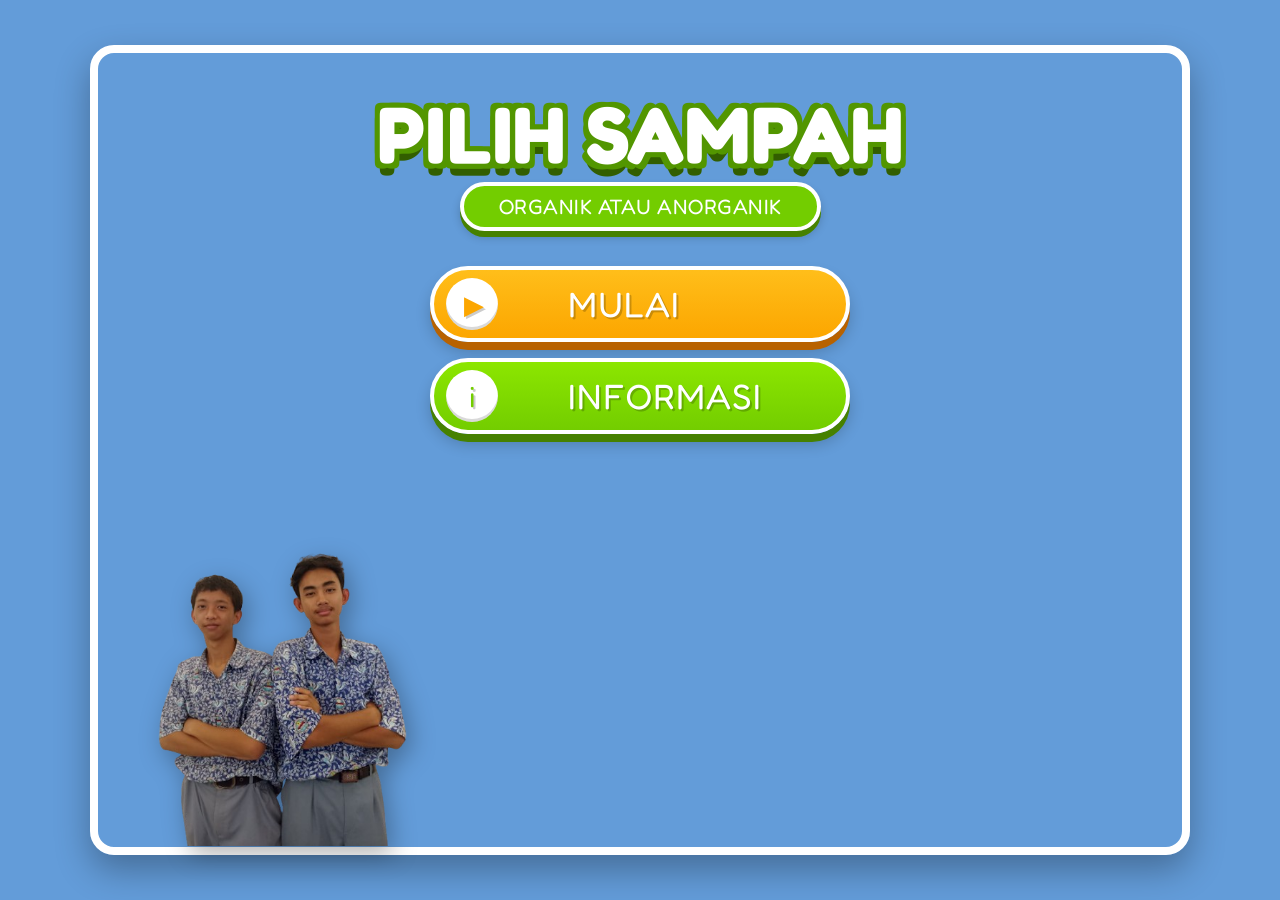
<file: index.html>
<!DOCTYPE html>
<html lang="id">
<head>
<meta charset="UTF-8">
<meta name="viewport" content="width=device-width, initial-scale=1.0">
<title>Pilih Sampah - Menu Utama</title>

<link href="https://fonts.googleapis.com/css2?family=Fredoka+One&family=Nunito:wght=800;900&display=swap" rel="stylesheet">

<style>

/* ==========================================================================
   EFEK TRANSISI HALAMAN
   ========================================================================== */
body {
    opacity: 1;
    transition: opacity 0.5s ease-in-out; /* Mengatur durasi transisi (0.5 detik) */
}

/* Class pembantu saat halaman mau ditutup/pindah */
body.fade-out {
    opacity: 0;
}

    /* ==========================================================================
       CONFIG & BASE STYLES
       ========================================================================== */
    :root {
        --green-light: #73cd00;
        --green-border: #468100;
        --orange-light: #fca600;
        --orange-border: #b86200;
    }

    * {
        box-sizing: border-box;
        margin: 0;
        padding: 0;
    }

    body {
        font-family: 'Nunito', sans-serif;
        background-color: #639cd9;
        display: flex;
        justify-content: center;
        align-items: center;
        min-height: 100vh;
        padding: 10px;
        overflow: hidden;
    }

    /* ==========================================================================
       CONTAINER UTAMA GAME
       ========================================================================== */
    .game-container {
        width: 100%;
        max-width: 1100px;
        height: 90vh;
        min-height: 580px;
        background: url("https://cdn.phototourl.com/free/2026-06-11-67fb77b6-aedc-4cbd-8e69-38cc41a56525.png") center/cover;
        border: 8px solid #fff;
        border-radius: 24px;
        box-shadow: 0 15px 35px rgba(0, 0, 0, 0.3);
        padding: 30px;
        display: flex;
        flex-direction: column;
        align-items: center;
        justify-content: flex-start;
        position: relative;
    }

    .logo-container, .menu-container, .player-photos {
        position: relative;
        z-index: 2;
    }

    /* ==========================================================================
       JUDUL UTAMA (PILIH SAMPAH)
       ========================================================================== */
    .logo-container {
        text-align: center;
        margin-top: 15px;
        margin-bottom: 25px;
    }

    .logo-container h1 {
        font-family: 'Fredoka One', cursive;
        font-size: 5rem;
        color: #ffffff;
        line-height: 0.9;
        letter-spacing: 1px;
        text-shadow:
          -5px -5px 0 #529600,
           5px -5px 0 #529600,
          -5px  5px 0 #529600,
           5px  5px 0 #529600,
           0 12px 0 #325e00;
        margin-bottom: 12px;
    }

    .subtitle-badge {
        font-family: 'Fredoka One', cursive;
        background: var(--green-light);
        color: #ffffff;
        font-size: 1.3rem;
        padding: 8px 35px;
        border-radius: 50px;
        display: inline-block;
        border: 4px solid #ffffff;
        box-shadow: 0 6px 0 var(--green-border), 0 6px 10px rgba(0,0,0,0.2);
        letter-spacing: 0.5px;
    }

    /* ==========================================================================
       MENU TOMBOL KAPSUL
       ========================================================================== */
    .menu-container {
        display: flex;
        flex-direction: column;
        gap: 16px;
        width: 100%;
        max-width: 420px; 
        margin-top: 10px;
        margin-left: 0; 
    }

    /* Gaya dasar untuk tombol menu */
    .menu-btn {
        width: 100%;
        padding: 8px 12px;
        font-family: 'Fredoka One', cursive;
        font-size: 2.2rem;
        color: #ffffff;
        border: 4px solid #ffffff;
        border-radius: 50px;
        cursor: pointer;
        display: flex;
        align-items: center;
        justify-content: flex-start;
        gap: 25px;
        transition: transform 0.1s ease, box-shadow 0.1s ease;
        text-shadow: 2px 2px 0 rgba(0, 0, 0, 0.2);
        letter-spacing: 1px;
    }

    /* Tombol Mulai */
    .menu-btn.start {
        background: linear-gradient(to bottom, #ffbe1a, var(--orange-light));
        box-shadow: 0 8px 0 var(--orange-border), 0 10px 15px rgba(0,0,0,0.2);
    }
    .menu-btn.start:hover {
        background: linear-gradient(to bottom, #ffc739, #ffb212);
    }
    .menu-btn.start:active {
        transform: translateY(6px);
        box-shadow: 0 2px 0 var(--orange-border);
    }

    /* Tombol Informasi */
    .menu-btn.info {
        background: linear-gradient(to bottom, #8ce600, var(--green-light));
        box-shadow: 0 8px 0 var(--green-border), 0 10px 15px rgba(0,0,0,0.2);
    }
    .menu-btn.info:hover {
        background: linear-gradient(to bottom, #9cf50c, #6ec400);
    }
    .menu-btn.info:active {
        transform: translateY(6px);
        box-shadow: 0 2px 0 var(--green-border);
    }

    /* Lingkaran Putih Tempat Ikon */
    .menu-btn .btn-icon-circle {
        background: #ffffff;
        width: 52px;
        height: 52px;
        border-radius: 50%;
        display: flex;
        justify-content: center;
        align-items: center;
        box-shadow: inset 0 -3px 0 rgba(0,0,0,0.15);
        flex-shrink: 0;
    }

    .menu-btn.start .btn-icon-circle { color: var(--orange-light); font-size: 1.6rem; padding-left: 4px; }
    .menu-btn.info .btn-icon-circle { color: var(--green-light); font-family: 'Fredoka One', cursive; font-size: 1.8rem; }

    .btn-text {
        flex-grow: 1;
        text-align: left;
        margin-left: 45px; 
    }

    /* ==========================================================================
       FOTO KARAKTER UTAMA
       ========================================================================== */
    .player-photos {
        position: absolute;
        bottom: 1px;      
        left: 20px;      
    }

    .player-photos img {
        width: 310px;      
        height: auto;      
        display: block;
        filter: drop-shadow(5px 8px 12px rgba(0, 0, 0, 0.3));
    }

    /* Responsive Mobile */
    @media (max-width: 850px) {
        .menu-container { margin-left: 0; max-width: 340px; }
        .logo-container h1 { font-size: 3.5rem; }
        .subtitle-badge { font-size: 1rem; padding: 6px 20px; }
        .menu-btn { font-size: 1.6rem; }
        .menu-btn .btn-icon-circle { width: 42px; height: 42px; }
        .btn-text { margin-left: 25px; }
        .player-photos img { width: 180px; }
        .player-photos { left: 10px; bottom: 9px; }
    }
</style>
</head>

<body>

<div class="game-container">

    <div class="logo-container">
        <h1>PILIH SAMPAH</h1>
        <div class="subtitle-badge">ORGANIK ATAU ANORGANIK</div>
    </div>

    <div class="menu-container">
        <button class="menu-btn start" onclick="pindahHalaman('pilihan.html')">
            <div class="btn-icon-circle">▶</div>
            <div class="btn-text">MULAI</div>
        </button>

        <button class="menu-btn info" onclick="pindahHalaman('informasi.html')">
            <div class="btn-icon-circle">i</div>
            <div class="btn-text">INFORMASI</div>
        </button>
    </div>

    <script>
        function pindahHalaman(url) {
            // 1. Tambahkan class fade-out ke body agar layar memudar menjadi gelap/putih
            document.body.classList.add('fade-out');
            
            // 2. Beri jeda 500 milidetik (0.5 detik) sesuai durasi CSS agar animasi selesai dulu, baru pindah url
            setTimeout(function() {
                window.location.href = url;
            }, 500);
        }
    </script>
</body>

    <div class="player-photos">
        <img src="nama.png" alt="Foto Karakter Utama">
    </div>

</div>



</body>
</html>
</file>
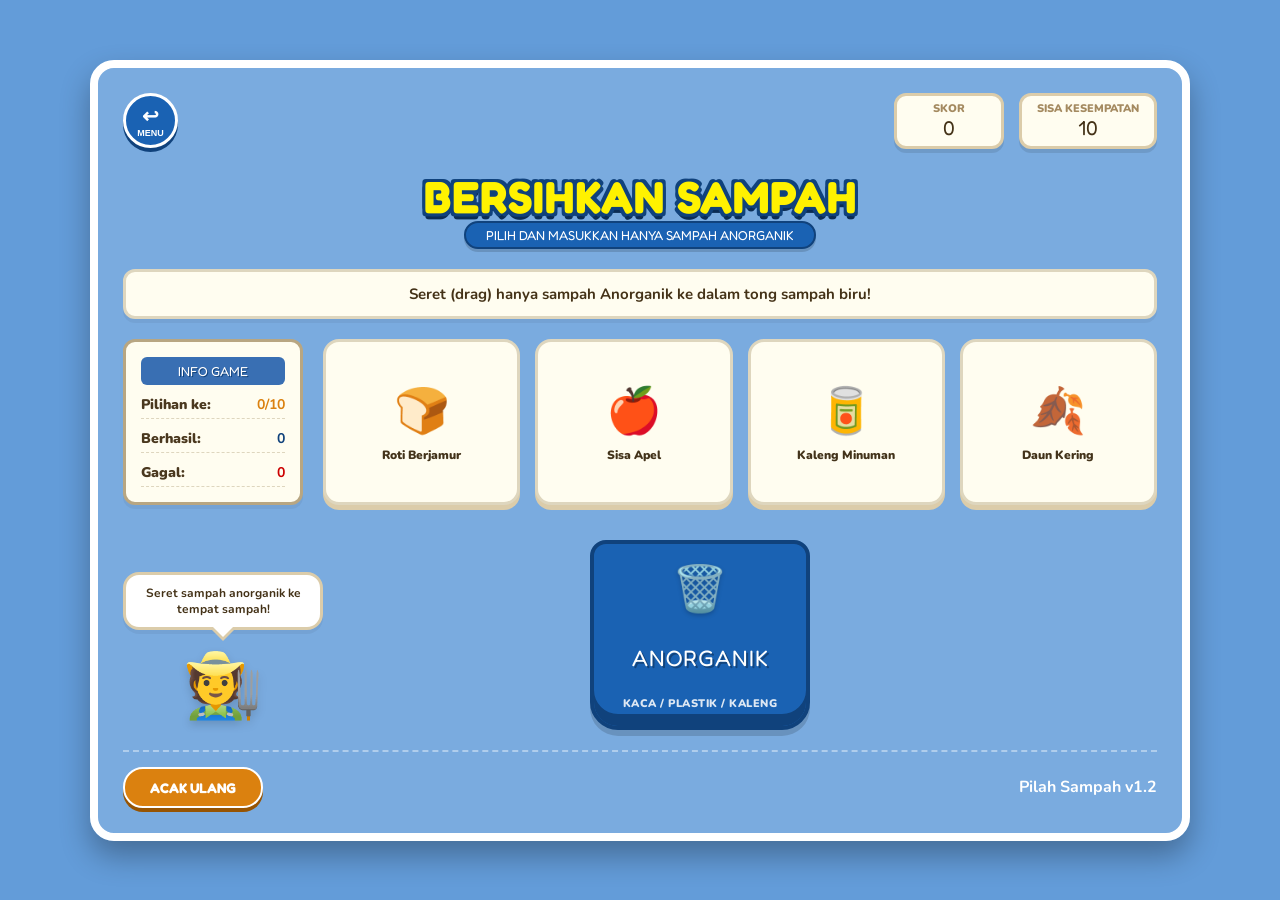
<file: anorganik.html>
<!doctype html>
<html lang="id">
  <head>
    <meta charset="UTF-8" />
    <meta name="viewport" content="width=device-width, initial-scale=1.0" />
    <title>Bermain - Pilih Sampah Anorganik</title>
    <link
      href="https://fonts.googleapis.com/css2?family=Fredoka+One&family=Nunito:wght=400;700;900&display=swap"
      rel="stylesheet" />
    <style>
      /* ==========================================================================
            CONFIG & UTILITIES (Variabel Warna Tema - Diubah ke Nuansa Biru)
            ========================================================================== */
      :root {
        --green-theme: #439c26;
        --green-dark: #2a6815;
        --blue-theme: #1a62b3;
        --blue-dark: #10427c;
        --bg-card: #fffdf0;
        --border-color: #ded6be;
      }

      /* Reset dasar browser */
      * {
        box-sizing: border-box;
        margin: 0;
        padding: 0;
      }

      body {
        font-family: "Nunito", sans-serif;
        background-color: #639cd9; /* DIUBAH: Sekarang warnanya serasi pakai Biru Langit */
        display: flex;
        justify-content: center;
        align-items: center;
        min-height: 100vh;
        padding: 10px;
        overflow-x: hidden;
      }

      /* ==========================================================================
            CONTAINER UTAMA GAME
            ========================================================================== */
      .game-container {
        width: 100%;
        max-width: 1100px;
        background: url("https://cdn.phototourl.com/free/2026-06-11-67fb77b6-aedc-4cbd-8e69-38cc41a56525.png")
          center/cover;
        border: 8px solid #fff;
        border-radius: 24px;
        box-shadow: 0 15px 30px rgba(0, 0, 0, 0.3);
        padding: 25px;
        display: flex;
        flex-direction: column;
        gap: 20px;
        position: relative;
      }

      /* Lapisan transparan di atas background agar teks lebih mudah dibaca */
      .game-container::before {
        content: "";
        position: absolute;
        top: 0;
        left: 0;
        right: 0;
        bottom: 0;
        background: rgba(255, 255, 255, 0.15);
        border-radius: 16px;
        z-index: 0;
        pointer-events: none;
      }

      /* Memastikan konten utama berada di atas lapisan transparan */
      .top-bar,
      .game-header,
      .instruction-banner,
      .main-playarea,
      .bottom-area,
      .system-footer,
      .game-over-overlay {
        position: relative;
        z-index: 1;
      }

      /* ==========================================================================
            DASHBOARD TOP BAR (Skor & Tombol Menu)
            ========================================================================== */
      .top-bar {
        display: flex;
        justify-content: space-between;
        align-items: center;
        width: 100%;
      }

      .btn-circle {
        width: 55px;
        height: 55px;
        border-radius: 50%;
        background: var(--blue-theme); 
        border: 3px solid #fff;
        color: white;
        font-size: 20px;
        cursor: pointer;
        box-shadow: 0 4px 0 var(--blue-dark);
        transition: all 0.1s ease;
        display: flex;
        flex-direction: column;
        justify-content: center;
        align-items: center;
        font-weight: 900;
      }

      .btn-circle:active {
        transform: translateY(4px);
        box-shadow: 0 0px 0 var(--blue-dark);
      }

      .stats-badge {
        background: #fffdf0;
        border: 3px solid #dbccaa;
        border-radius: 12px;
        padding: 5px 15px;
        text-align: center;
        min-width: 110px;
        box-shadow: 0 4px 0 rgba(0, 0, 0, 0.1);
      }

      .badge-title {
        display: block;
        font-size: 11px;
        font-weight: 900;
        color: #a48a60;
      }

      .badge-value {
        font-family: "Fredoka One", cursive;
        font-size: 20px;
        color: #443217;
      }

      /* ==========================================================================
            HEADER & BANNER INSTRUKSI
            ========================================================================== */
      .game-header {
        text-align: center;
      }

      .main-title {
        font-family: "Fredoka One", cursive;
        font-size: 2.8rem;
        color: #fff200;
        letter-spacing: 1px;
        text-shadow:
          -3px -3px 0 var(--blue-dark),
          3px -3px 0 var(--blue-dark),
          -3px 3px 0 var(--blue-dark),
          3px 3px 0 var(--blue-dark),
          0 6px 0 #0b2c54;
      }

      .subtitle-badge {
        background: var(--blue-theme);
        color: white;
        padding: 4px 20px;
        border-radius: 20px;
        display: inline-block;
        font-family: "Fredoka One", cursive;
        margin-top: -5px;
        font-size: 13px;
        border: 2px solid var(--blue-dark);
        box-shadow: 0 3px 0 rgba(0, 0, 0, 0.15);
      }

      .instruction-banner {
        background: #fffdf0;
        border: 3px solid var(--border-color);
        border-radius: 12px;
        padding: 12px;
        text-align: center;
        font-weight: 700;
        color: #443217;
        font-size: 15px;
        box-shadow: 0 4px 0 rgba(0, 0, 0, 0.05);
      }

      /* ==========================================================================
            AREA MAIN (Sidebar Progres & Grid Sampah)
            ========================================================================== */
      .main-playarea {
        display: flex;
        gap: 20px;
        min-height: 160px;
      }

      /* Sidebar Info Kiri */
      .sidebar-progress {
        background: #fffdf0;
        border: 3px solid #b8a682;
        border-radius: 12px;
        padding: 15px;
        width: 180px;
        display: flex;
        flex-direction: column;
        gap: 10px;
        box-shadow: 0 4px 0 rgba(0, 0, 0, 0.05);
      }

      .progress-title {
        font-family: "Fredoka One", cursive;
        color: #fff;
        background: #396fb3;
        text-align: center;
        padding: 6px;
        border-radius: 6px;
        font-size: 13px;
        text-shadow: 1px 1px 0 var(--blue-dark);
      }

      .progress-item {
        display: flex;
        justify-content: space-between;
        font-size: 14px;
        font-weight: 900;
        color: #4a381e;
        border-bottom: 1px dashed #ded6be;
        padding-bottom: 4px;
      }

      /* Grid Tempat Sampah Muncul */
      .trash-grid {
        display: grid;
        grid-template-columns: repeat(4, 1fr);
        gap: 15px;
        flex-grow: 1;
      }

      /* Kartu Item Sampah */
      .trash-card {
        background: var(--bg-card);
        border: 3px solid var(--border-color);
        border-radius: 16px;
        padding: 15px 10px;
        text-align: center;
        cursor: grab;
        transition:
          transform 0.2s,
          box-shadow 0.2s;
        user-select: none;
        box-shadow: 0 5px 0 #dbccaa;
        display: flex;
        flex-direction: column;
        justify-content: center;
        align-items: center;
      }

      .trash-card:hover {
        transform: translateY(-2px);
        box-shadow: 0 7px 0 #dbccaa;
      }

      .trash-card:active {
        cursor: grabbing;
        transform: scale(0.95) translateY(2px);
        box-shadow: 0 2px 0 #dbccaa;
      }

      .trash-icon {
        font-size: 2.8rem;
        margin-bottom: 5px;
      }

      .trash-name {
        font-size: 12px;
        font-weight: 900;
        color: #43331a;
      }

      /* ==========================================================================
            BAGIAN BAWAH (Karakter & Wadah Tong Sampah)
            ========================================================================= */
      .bottom-area {
        display: flex;
        justify-content: space-between;
        align-items: flex-end;
        margin-top: 15px;
        gap: 20px;
      }

      /* Kotak Karakter Pemandu */
      .character-box {
        display: flex;
        flex-direction: column;
        align-items: center;
        width: 200px;
        flex-shrink: 0;
      }

      .speech-bubble {
        background: white;
        border: 3px solid #dbccaa;
        border-radius: 16px;
        padding: 10px 12px;
        font-size: 12px;
        font-weight: 700;
        margin-bottom: 12px;
        position: relative;
        color: #443217;
        box-shadow: 0 4px 0 rgba(0, 0, 0, 0.05);
        text-align: center;
      }

      .speech-bubble::after {
        content: "";
        position: absolute;
        bottom: -10px;
        left: 50%;
        transform: translateX(-50%);
        border-width: 10px 10px 0;
        border-style: solid;
        border-color: white transparent;
        display: block;
        width: 0;
        z-index: 1;
      }

      .speech-bubble::before {
        content: "";
        position: absolute;
        bottom: -14px;
        left: 50%;
        transform: translateX(-50%);
        border-width: 11px 11px 0;
        border-style: solid;
        border-color: #dbccaa transparent;
        display: block;
        width: 0;
        z-index: 0;
      }

      .char-avatar {
        font-size: 4rem;
        filter: drop-shadow(0 4px 4px rgba(0, 0, 0, 0.15));
      }

      /* Wadah Tong Sampah */
      .bins-container {
        display: flex;
        gap: 25px;
        flex-grow: 1;
        justify-content: center;
        padding-right: 100px;
      }

      .bin {
        width: 100%;
        max-width: 220px;
        height: 190px;
        border-radius: 16px 16px 28px 28px;
        color: white;
        text-align: center;
        padding: 15px 10px;
        display: flex;
        flex-direction: column;
        justify-content: space-between;
        transition:
          transform 0.2s,
          box-shadow 0.2s;
      }

      .bin.hovered {
        transform: scale(1.08);
        box-shadow:
          0 0 20px rgba(255, 255, 255, 0.8),
          0 10px 0 rgba(0, 0, 0, 0.2);
      }

      .bin-sampah {
        background: var(--blue-theme); 
        border: 4px solid var(--blue-dark);
        box-shadow:
          inset 0 -12px 0 var(--blue-dark),
          0 6px 0 rgba(0, 0, 0, 0.15);
      }

      .bin-logo {
        font-size: 2.8rem;
        filter: drop-shadow(0 2px 2px rgba(0, 0, 0, 0.2));
      }

      .bin-title {
        font-family: "Fredoka One", cursive;
        font-size: 1.4rem;
        letter-spacing: 1px;
        text-shadow: 2px 2px 0 rgba(0, 0, 0, 0.3);
      }

      .bin-footer {
        font-size: 11px;
        opacity: 0.85;
        font-weight: 900;
        letter-spacing: 0.5px;
      }

      /* ==========================================================================
            LAYAR MODAL HASIL AKHIR (GAME OVER)
            ========================================================================== */
      .game-over-overlay {
        position: absolute;
        top: 0; left: 0; right: 0; bottom: 0;
        background: rgba(0, 0, 0, 0.85);
        border-radius: 16px;
        display: none;
        flex-direction: column;
        justify-content: center;
        align-items: center;
        z-index: 10;
        color: white;
        text-align: center;
        padding: 20px;
      }

      .game-over-title {
        font-family: "Fredoka One", cursive;
        font-size: 3rem;
        color: #fff200;
        margin-bottom: 20px;
        text-shadow: 0 4px 0 #965403;
      }

      .result-box {
        background: #fffdf0;
        border: 4px solid #dbccaa;
        border-radius: 16px;
        padding: 20px;
        color: #443217;
        width: 100%;
        max-width: 400px;
        margin-bottom: 25px;
        box-shadow: 0 6px 0 rgba(0,0,0,0.2);
      }

      .result-row {
        display: flex;
        justify-content: space-between;
        font-weight: 900;
        font-size: 16px;
        border-bottom: 2px dashed #ded6be;
        padding: 8px 0;
      }
      .result-row:last-child {
        border-bottom: none;
      }

      /* ==========================================================================
            SYSTEM FOOTER
            ========================================================================== */
      .system-footer {
        display: flex;
        justify-content: space-between;
        align-items: center;
        width: 100%;
        border-top: 2px dashed rgba(255, 255, 255, 0.4);
        padding-top: 15px;
      }

      .btn-rect {
        background: #db810f;
        border: 2px solid #fff;
        border-radius: 20px;
        color: white;
        padding: 10px 25px;
        font-weight: 900;
        font-size: 14px;
        font-family: "Fredoka One", cursive;
        cursor: pointer;
        box-shadow: 0 4px 0 #965403;
        transition: all 0.1s ease;
      }

      .btn-rect:hover {
        background: #e68b17;
      }

      .btn-rect:active {
        transform: translateY(4px);
        box-shadow: 0 0px 0 #965403;
      }

      /* RESPONSIVE DESIGN */
      @media (max-width: 768px) {
        .main-playarea {
          flex-direction: column;
        }

        .sidebar-progress {
          width: 100%;
          flex-direction: row;
          justify-content: space-around;
          align-items: center;
          padding: 10px;
        }

        .progress-title {
          margin-bottom: 0;
          padding: 4px 10px;
        }

        .progress-item {
          border-bottom: none;
          padding-bottom: 0;
          gap: 8px;
        }

        .trash-grid {
          grid-template-columns: repeat(2, 1fr);
        }

        .bottom-area {
          flex-direction: column-reverse;
          align-items: center;
          gap: 25px;
        }

        .bins-container {
          justify-content: center;
          width: 100%;
          padding-right: 0;
        }

        .bin {
          height: 170px;
        }
      }
    </style>
  </head>
  <body>
    <div class="game-container">
      
      <div class="game-over-overlay" id="game-over-screen">
        <h2 class="game-over-title">GAME SELESAI!</h2>
        <div class="result-box">
          <div class="result-row">
            <span>Total Skor:</span>
            <span id="final-score" style="color: #1a62b3; font-size: 20px;">0</span>
          </div>
          <div class="result-row">
            <span>Benar (Anorganik):</span>
            <span id="final-success" style="color: #1a62b3;">0 Sampah</span>
          </div>
          <div class="result-row">
            <span>Salah (Organik):</span>
            <span id="final-failed" style="color: #cc0000;">0 Sampah</span>
          </div>
        </div>
        <button class="btn-rect" onclick="restartFullGame()">MAIN LAGI DARI AWAL</button>
      </div>

      <div class="top-bar">
        <button class="btn-circle" onclick="window.location.href='pilihan.html'">
          <span>↩</span>
          <span style="font-size: 9px">MENU</span>
        </button>

        <div style="display: flex; gap: 15px">
          <div class="stats-badge">
            <span class="badge-title">SKOR</span>
            <span class="badge-value" id="score-text">0</span>
          </div>
          <div class="stats-badge">
            <span class="badge-title">SISA KESEMPATAN</span>
            <span class="badge-value" id="remains-text">10</span>
          </div>
        </div>
      </div>

      <div class="game-header">
        <h1 class="main-title">BERSIHKAN SAMPAH</h1>
        <div class="subtitle-badge">PILIH DAN MASUKKAN HANYA SAMPAH ANORGANIK</div>
      </div>

      <div class="instruction-banner" id="instruction">
        Seret (drag) hanya sampah <b>Anorganik</b> ke dalam tong sampah biru!
      </div>

      <div class="main-playarea">
        <div class="sidebar-progress">
          <div class="progress-title">INFO GAME</div>
          <div class="progress-item">
            <span>Pilihan ke:</span>
            <span id="prog-round" style="color: #db810f; font-weight: bold">0/10</span>
          </div>
          <div class="progress-item">
            <span>Berhasil:</span>
            <span id="prog-terbuang" style="color: var(--blue-dark); font-weight: bold">0</span>
          </div>
          <div class="progress-item">
            <span>Gagal:</span>
            <span id="prog-gagal" style="color: #cc0000; font-weight: bold">0</span>
          </div>
        </div>

        <div class="trash-grid" id="trash-grid"></div>
      </div>

      <div class="bottom-area">
        <div class="character-box">
          <div class="speech-bubble" id="speech">
            Ayo bantu aku mengumpulkan sampah anorganik!
          </div>
          <div class="char-avatar">🧑‍🌾</div>
        </div>

        <div class="bins-container">
          <div
            class="bin bin-sampah"
            data-type="anorganik"
            ondragover="allowDrop(event)"
            ondragenter="dragEnter(event)"
            ondragleave="dragLeave(event)"
            ondrop="dropItem(event)">
            <div class="bin-logo">🗑️</div>
            <div class="bin-title">ANORGANIK</div>
            <div class="bin-footer">KACA / PLASTIK / KALENG</div>
          </div>
        </div>
      </div>

      <div class="system-footer">
        <button class="btn-rect" onclick="resetGame()">ACAK ULANG</button>
        <div style="color: white; font-weight: bold; align-self: center">
          Pilah Sampah v1.2
        </div>
      </div>
    </div>

    <script>
      const organikItems = [
        { name: "Kulit Pisang", icon: "🍌", type: "organik" },
        { name: "Daun Kering", icon: "🍂", type: "organik" },
        { name: "Sisa Apel", icon: "🍎", type: "organik" },
        { name: "Roti Berjamur", icon: "🍞", type: "organik" }
      ];

      const anorganikItems = [
        { name: "Botol Plastik", icon: "🍾", type: "anorganik" },
        { name: "Kaleng Minuman", icon: "🥫", type: "anorganik" },
        { name: "Kantong Plastik", icon: "🛍️", type: "anorganik" },
        { name: "Kardus Bekas", icon: "📦", type: "anorganik" }
      ];

      const allTrashItems = [...organikItems, ...anorganikItems];

      // Variabel Kontrol Game
      let score = 0;
      let totalBerhasil = 0;
      let totalGagal = 0;
      let totalTurns = 0; 
      const maxTurns = 10; 

      const trashGrid = document.getElementById("trash-grid");
      const scoreText = document.getElementById("score-text");
      const remainsText = document.getElementById("remains-text");
      const progRound = document.getElementById("prog-round");
      const progTerbuang = document.getElementById("prog-terbuang");
      const progGagal = document.getElementById("prog-gagal");
      const speech = document.getElementById("speech");
      
      const gameOverScreen = document.getElementById("game-over-screen");
      const finalScore = document.getElementById("final-score");
      const finalSuccess = document.getElementById("final-success");
      const finalFailed = document.getElementById("final-failed");

      // Inisialisasi awal papan permainan (MENJAMIN MINIMAL 1 ANORGANIK)
      function initGame() {
        trashGrid.innerHTML = "";
        
        const initialTrash = [...allTrashItems]
          .sort(() => 0.5 - Math.random())
          .slice(0, 4);

        // Cek apakah hasil acak menghasilkan organik semua
        const hasAnorganic = initialTrash.some(item => item.type === "anorganik");
        
        if (!hasAnorganic) {
          // Jika ternyata organik semua, paksa ganti item terakhir dengan 1 anorganik acak
          const randomAnorganic = anorganikItems[Math.floor(Math.random() * anorganikItems.length)];
          initialTrash[3] = randomAnorganic;
        }

        initialTrash.forEach((item, idx) => {
          createTrashCard(item, idx);
        });

        updateUI();
        speech.innerText = "Seret sampah anorganik ke tempat sampah!";
      }

      function createTrashCard(item, index) {
        const card = document.createElement("div");
        card.className = "trash-card";
        card.id = `trash-${index}-${Math.floor(Math.random() * 100000)}`;
        card.draggable = true;
        card.setAttribute("data-trash-type", item.type); 

        card.addEventListener("dragstart", dragStart);

        card.innerHTML = `
            <div class="trash-icon">${item.icon}</div>
            <div class="trash-name">${item.name}</div>
        `;
        trashGrid.appendChild(card);
      }

      // Fungsi Isi Ulang dengan Proteksi Jaminan Minimal 1 Anorganik di layar
      function replaceWithNewCard() {
        const currentCards = document.querySelectorAll(".trash-card");
        
        // Cek jumlah sampah anorganik yang tersisa di layar
        let anorganicOnScreen = 0;
        currentCards.forEach(card => {
          if (card.getAttribute("data-trash-type") === "anorganik") {
            anorganicOnScreen++;
          }
        });

        let nextItem;
        // Jika 3 kartu sisa di layar adalah organik semua (anorganik = 0)
        if (anorganicOnScreen === 0) {
          // KARTU BARU WAJIB ANORGANIK
          const randomIndex = Math.floor(Math.random() * anorganikItems.length);
          nextItem = anorganikItems[randomIndex];
        } else {
          // Jika masih aman, isi ulang acak dari semua jenis sampah bebas
          const randomIndex = Math.floor(Math.random() * allTrashItems.length);
          nextItem = allTrashItems[randomIndex];
        }

        createTrashCard(nextItem, Date.now());
      }

      function updateUI() {
        scoreText.innerText = score;
        remainsText.innerText = maxTurns - totalTurns; 
        progRound.innerText = `${totalTurns}/${maxTurns}`;
        progTerbuang.innerText = totalBerhasil;
        progGagal.innerText = totalGagal;
      }

      function dragStart(event) {
        event.dataTransfer.setData("text/plain", event.target.id);
      }

      function allowDrop(event) {
        event.preventDefault();
      }

      function dragEnter(event) {
        event.currentTarget.classList.add("hovered");
      }

      function dragLeave(event) {
        event.currentTarget.classList.remove("hovered");
      }

      function dropItem(event) {
        event.preventDefault();
        const bin = event.currentTarget;
        bin.classList.remove("hovered");

        if (totalTurns >= maxTurns) return;

        const itemId = event.dataTransfer.getData("text/plain");
        const trashItem = document.getElementById(itemId);

        if (!trashItem) return;

        const trashType = trashItem.getAttribute("data-trash-type");
        const trashName = trashItem.querySelector('.trash-name').innerText;

        totalTurns++; 

        // LOGIKA DIUBAH: SEKARANG YANG BENAR ADALAH ANORGANIK
        if (trashType === "anorganik") {
          score += 10;
          totalBerhasil++;
          speech.innerText = `Bagus! ${trashName} adalah sampah anorganik! 🗑️`;
        } else {
          totalGagal++;
          speech.innerText = `Ups! ${trashName} itu organik. Jangan masukkan ke sini! ❌`;
        }
        
        trashItem.remove(); 
        replaceWithNewCard();

        updateUI();
        checkGameStatus();
      }

      function checkGameStatus() {
        if (totalTurns >= maxTurns) {
          setTimeout(() => {
            showGameOverScreen();
          }, 800);
        }
      }

      function showGameOverScreen() {
        finalScore.innerText = score;
        finalSuccess.innerText = `${totalBerhasil} Sampah`;
        finalFailed.innerText = `${totalGagal} Sampah`;
        gameOverScreen.style.display = "flex";
      }

      function restartFullGame() {
        score = 0;
        totalBerhasil = 0;
        totalGagal = 0;
        totalTurns = 0;
        gameOverScreen.style.display = "none";
        initGame();
      }

      function resetGame() {
        initGame();
      }

      window.onload = initGame;
    </script>

  </body>
</html>
</file>
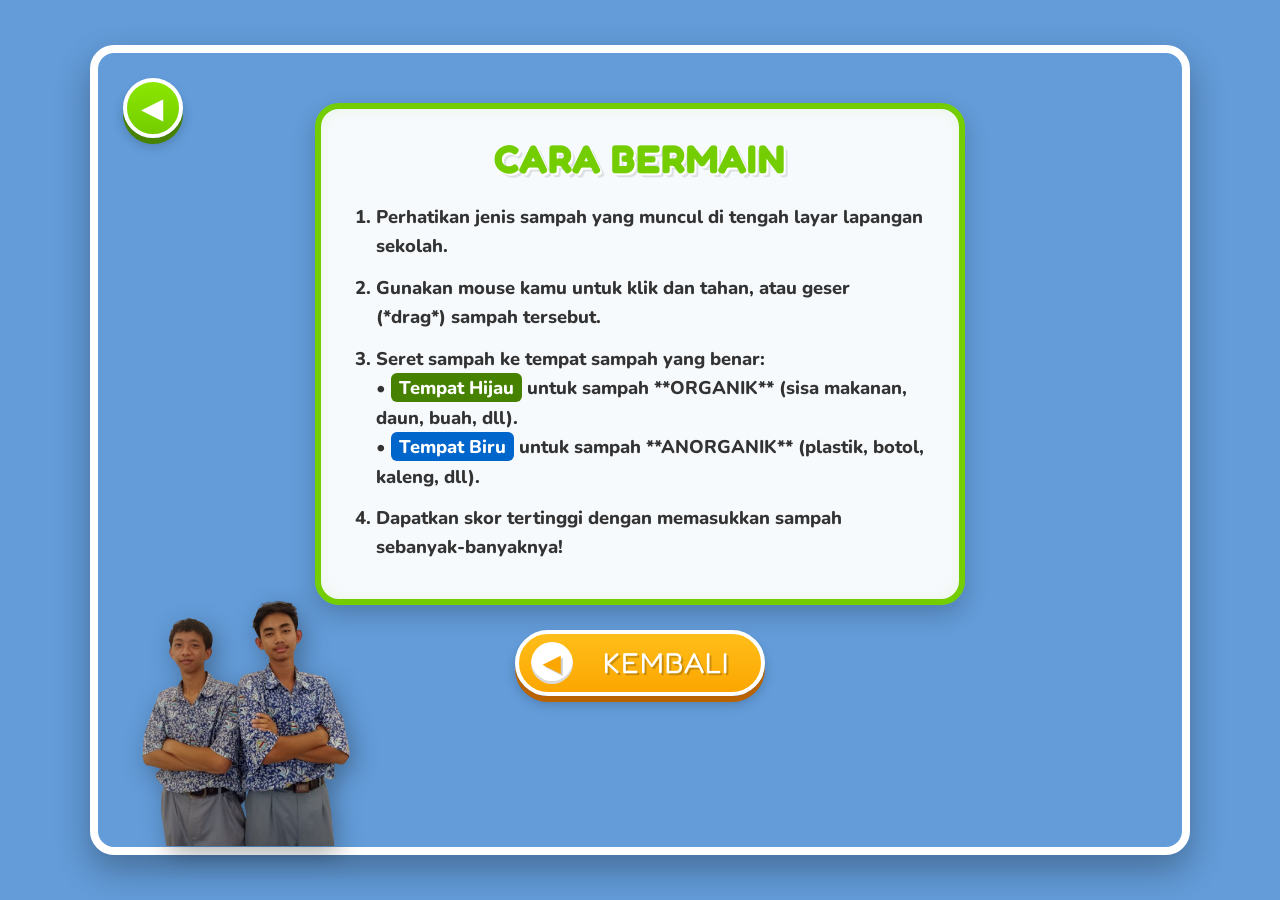
<file: informasi.html>
<!DOCTYPE html>
<html lang="id">
<head>
<meta charset="UTF-8">
<meta name="viewport" content="width=device-width, initial-scale=1.0">
<title>Pilih Sampah - Informasi</title>

<link href="https://fonts.googleapis.com/css2?family=Fredoka+One&family=Nunito:wght@800;900&display=swap" rel="stylesheet">

<style>
    /* ==========================================================================
       CONFIG & BASE STYLES
       ========================================================================== */
    :root {
        --green-light: #73cd00;
        --green-border: #468100;
        --orange-light: #fca600;
        --orange-border: #b86200;
    }

    * {
        box-sizing: border-box;
        margin: 0;
        padding: 0;
    }

    body {
        font-family: 'Nunito', sans-serif;
        background-color: #639cd9;
        display: flex;
        justify-content: center;
        align-items: center;
        min-height: 100vh;
        padding: 10px;
        overflow: hidden;
    }

    /* ==========================================================================
       CONTAINER UTAMA GAME
       ========================================================================== */
    .game-container {
        width: 100%;
        max-width: 1100px;
        height: 90vh;
        min-height: 580px;
        background: url("https://cdn.phototourl.com/free/2026-06-11-67fb77b6-aedc-4cbd-8e69-38cc41a56525.png") center/cover;
        border: 8px solid #fff;
        border-radius: 24px;
        box-shadow: 0 15px 35px rgba(0, 0, 0, 0.3);
        padding: 30px;
        display: flex;
        flex-direction: column;
        align-items: center;
        justify-content: flex-start;
        position: relative;
    }

    /* ==========================================================================
       TOMBOL BULAT HIJAU DI ATAS KIRI (KEMBALI)
       ========================================================================== */
    .back-circle-btn {
        position: absolute;
        top: 25px;
        left: 25px;
        width: 60px;
        height: 60px;
        background: linear-gradient(to bottom, #8ce600, var(--green-light));
        border: 4px solid #ffffff;
        border-radius: 50%;
        color: #ffffff;
        font-size: 1.8rem;
        cursor: pointer;
        display: flex;
        justify-content: center;
        align-items: center;
        box-shadow: 0 6px 0 var(--green-border), 0 8px 12px rgba(0,0,0,0.2);
        z-index: 10;
        transition: transform 0.1s ease, box-shadow 0.1s ease;
        padding-right: 3px; /* Penyeimbang visual panah agar pas di tengah */
    }

    .back-circle-btn:hover {
        background: linear-gradient(to bottom, #9cf50c, #6ec400);
    }

    .back-circle-btn:active {
        transform: translateY(4px);
        box-shadow: 0 2px 0 var(--green-border);
    }

    /* ==========================================================================
       PAPAN INFORMASI (BOARD)
       ========================================================================== */
    .info-board {
        background: rgba(255, 255, 255, 0.95);
        border: 6px solid var(--green-light);
        border-radius: 24px;
        width: 100%;
        max-width: 650px;
        padding: 25px 35px;
        margin-top: 20px;
        box-shadow: 0 10px 25px rgba(0,0,0,0.2), inset 0 0 15px rgba(115,205,0,0.1);
        z-index: 2;
        text-align: center;
    }

    .info-title {
        font-family: 'Fredoka One', cursive;
        font-size: 2.5rem;
        color: var(--green-light);
        margin-bottom: 20px;
        text-shadow: 2px 2px 0px #ffffff, 4px 4px 0px rgba(0,0,0,0.1);
        letter-spacing: 1px;
    }

    /* Isi Teks Cara Bermain */
    .info-content {
        text-align: left;
        color: #333333;
        font-size: 1.15rem;
        line-height: 1.6;
        font-weight: 800;
    }

    .info-content ol {
        padding-left: 20px;
    }

    .info-content li {
        margin-bottom: 12px;
    }

    /* Highlight teks penting */
    .highlight-organik {
        color: #fff;
        background: #468100;
        padding: 2px 8px;
        border-radius: 6px;
    }

    .highlight-anorganik {
        color: #fff;
        background: #0066cc;
        padding: 2px 8px;
        border-radius: 6px;
    }

    /* ==========================================================================
       TOMBOL KEMBALI KAPSUL (BAWAH)
       ========================================================================== */
    .back-btn {
        margin-top: 25px;
        width: 100%;
        max-width: 250px;
        padding: 8px 12px;
        font-family: 'Fredoka One', cursive;
        font-size: 1.8rem;
        color: #ffffff;
        border: 4px solid #ffffff;
        border-radius: 50px;
        cursor: pointer;
        display: flex;
        align-items: center;
        justify-content: flex-start;
        gap: 20px;
        transition: transform 0.1s ease, box-shadow 0.1s ease;
        text-shadow: 2px 2px 0 rgba(0, 0, 0, 0.2);
        letter-spacing: 1px;
        background: linear-gradient(to bottom, #ffbe1a, var(--orange-light));
        box-shadow: 0 6px 0 var(--orange-border), 0 8px 12px rgba(0,0,0,0.2);
        z-index: 2;
    }

    .back-btn:hover {
        background: linear-gradient(to bottom, #ffc739, #ffb212);
    }

    .back-btn:active {
        transform: translateY(4px);
        box-shadow: 0 2px 0 var(--orange-border);
    }

    .back-btn .btn-icon-circle {
        background: #ffffff;
        width: 42px;
        height: 42px;
        border-radius: 50%;
        display: flex;
        justify-content: center;
        align-items: center;
        box-shadow: inset 0 -3px 0 rgba(0,0,0,0.15);
        flex-shrink: 0;
        color: var(--orange-light);
        font-size: 1.4rem;
        font-weight: bold;
    }

    .back-btn .btn-text {
        flex-grow: 1;
        text-align: left;
        margin-left: 10px;
    }

    /* ==========================================================================
       FOTO KAMU BERDUA 
       ========================================================================== */
    .player-photos {
        position: absolute;
        bottom: 1px;       
        left: 10px;        
        z-index: 2;
    }

    .player-photos img {
        width: 260px; 
        height: auto;      
        display: block;
        filter: drop-shadow(5px 8px 12px rgba(0, 0, 0, 0.3));
    }

    /* Responsive Mobile */
    @media (max-width: 850px) {
        .back-circle-btn { width: 45px; height: 45px; font-size: 1.2rem; top: 15px; left: 15px; }
        .info-board { padding: 15px 20px; max-width: 90%; margin-top: 40px; }
        .info-title { font-size: 1.8rem; }
        .info-content { font-size: 1rem; }
        .back-btn { font-size: 1.4rem; max-width: 200px; }
        .back-btn .btn-icon-circle { width: 34px; height: 34px; font-size: 1rem; }
        .player-photos img { width: 140px; }
        .player-photos { bottom: 12px; left: 15px; }
    }
</style>
</head>

<body>

<div class="game-container">

    <button class="back-circle-btn" onclick="window.location.href='index.html'">◀</button>

    <div class="info-board">
        <h2 class="info-title">CARA BERMAIN</h2>
        
        <div class="info-content">
            <ol>
                <li>Perhatikan jenis sampah yang muncul di tengah layar lapangan sekolah.</li>
                <li>Gunakan mouse kamu untuk klik dan tahan, atau geser (*drag*) sampah tersebut.</li>
                <li>Seret sampah ke tempat sampah yang benar:
                    <br>• <span class="highlight-organik">Tempat Hijau</span> untuk sampah **ORGANIK** (sisa makanan, daun, buah, dll).
                    <br>• <span class="highlight-anorganik">Tempat Biru</span> untuk sampah **ANORGANIK** (plastik, botol, kaleng, dll).
                </li>
                <li>Dapatkan skor tertinggi dengan memasukkan sampah sebanyak-banyaknya!</li>
            </ol>
        </div>
    </div>

    <button class="back-btn" onclick="window.location.href='index.html'">
        <div class="btn-icon-circle">◀</div>
        <div class="btn-text">KEMBALI</div>
    </button>

    <div class="player-photos">
        <img src="nama.png" alt="Foto Karakter Utama">
    </div>

</div>

</body>
</html>
</file>
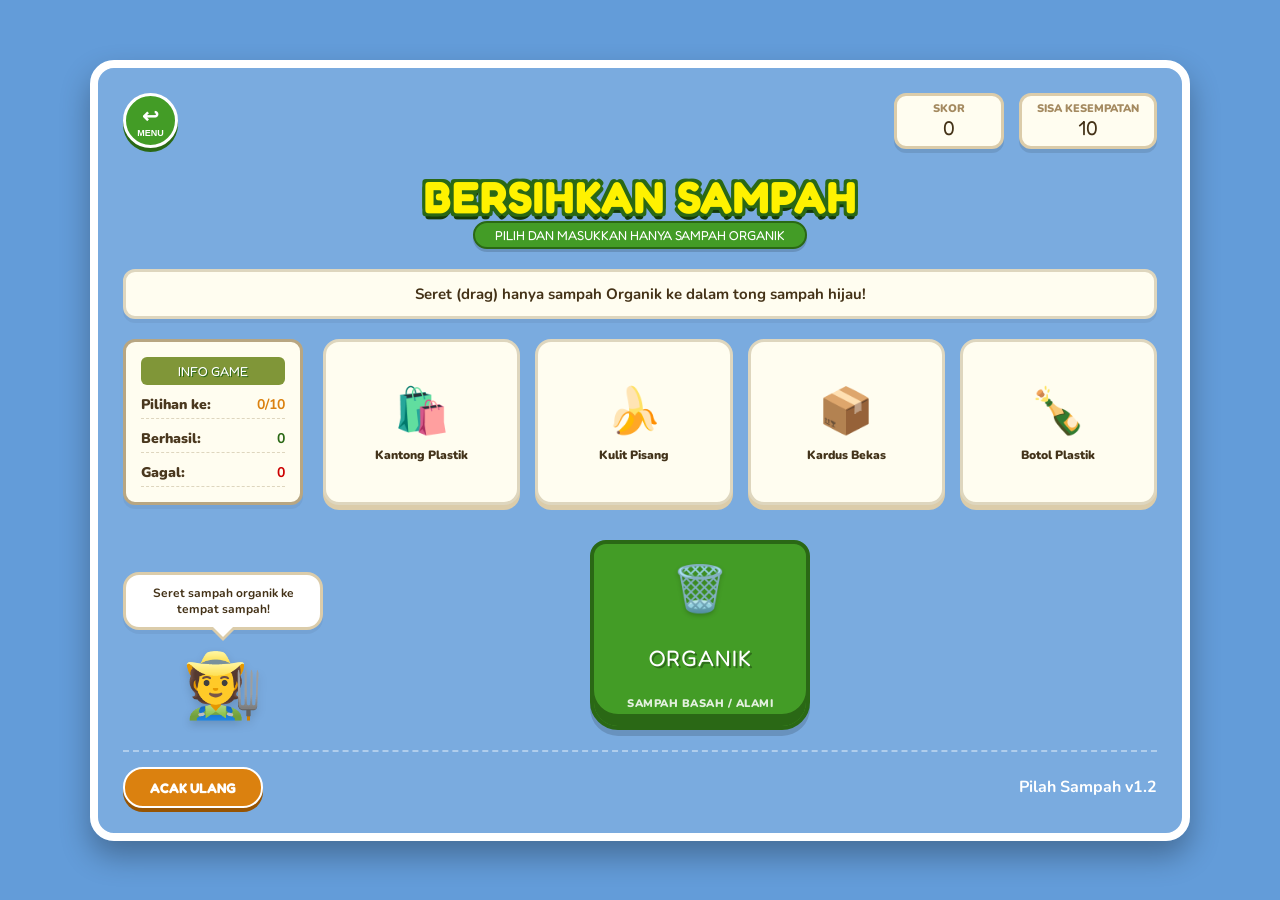
<file: organik.html>
<!doctype html>
<html lang="id">
  <head>
    <meta charset="UTF-8" />
    <meta name="viewport" content="width=device-width, initial-scale=1.0" />
    <title>Bermain - Pilih Sampah Organik</title>
    <link
      href="https://fonts.googleapis.com/css2?family=Fredoka+One&family=Nunito:wght=400;700;900&display=swap"
      rel="stylesheet" />
    <style>
      /* ==========================================================================
            CONFIG & UTILITIES (Variabel Warna Tema)
            ========================================================================== */
      :root {
        --green-theme: #439c26;
        --green-dark: #2a6815;
        --blue-theme: #1a62b3;
        --blue-dark: #10427c;
        --bg-card: #fffdf0;
        --border-color: #ded6be;
      }

      /* Reset dasar browser */
      * {
        box-sizing: border-box;
        margin: 0;
        padding: 0;
      }

      body {
        font-family: "Nunito", sans-serif;
        background-color: #639cd9;
        display: flex;
        justify-content: center;
        align-items: center;
        min-height: 100vh;
        padding: 10px;
        overflow-x: hidden;
      }

      /* ==========================================================================
            CONTAINER UTAMA GAME
            ========================================================================== */
      .game-container {
        width: 100%;
        max-width: 1100px;
        background: url("https://cdn.phototourl.com/free/2026-06-11-67fb77b6-aedc-4cbd-8e69-38cc41a56525.png")
          center/cover;
        border: 8px solid #fff;
        border-radius: 24px;
        box-shadow: 0 15px 30px rgba(0, 0, 0, 0.3);
        padding: 25px;
        display: flex;
        flex-direction: column;
        gap: 20px;
        position: relative;
      }

      /* Lapisan transparan di atas background agar teks lebih mudah dibaca */
      .game-container::before {
        content: "";
        position: absolute;
        top: 0;
        left: 0;
        right: 0;
        bottom: 0;
        background: rgba(255, 255, 255, 0.15);
        border-radius: 16px;
        z-index: 0;
        pointer-events: none;
      }

      /* Memastikan konten utama berada di atas lapisan transparan */
      .top-bar,
      .game-header,
      .instruction-banner,
      .main-playarea,
      .bottom-area,
      .system-footer,
      .game-over-overlay {
        position: relative;
        z-index: 1;
      }

      /* ==========================================================================
            DASHBOARD TOP BAR (Skor & Tombol Menu)
            ========================================================================== */
      .top-bar {
        display: flex;
        justify-content: space-between;
        align-items: center;
        width: 100%;
      }

      .btn-circle {
        width: 55px;
        height: 55px;
        border-radius: 50%;
        background: var(--green-theme);
        border: 3px solid #fff;
        color: white;
        font-size: 20px;
        cursor: pointer;
        box-shadow: 0 4px 0 var(--green-dark);
        transition: all 0.1s ease;
        display: flex;
        flex-direction: column;
        justify-content: center;
        align-items: center;
        font-weight: 900;
      }

      .btn-circle:active {
        transform: translateY(4px);
        box-shadow: 0 0px 0 var(--green-dark);
      }

      .stats-badge {
        background: #fffdf0;
        border: 3px solid #dbccaa;
        border-radius: 12px;
        padding: 5px 15px;
        text-align: center;
        min-width: 110px;
        box-shadow: 0 4px 0 rgba(0, 0, 0, 0.1);
      }

      .badge-title {
        display: block;
        font-size: 11px;
        font-weight: 900;
        color: #a48a60;
      }

      .badge-value {
        font-family: "Fredoka One", cursive;
        font-size: 20px;
        color: #443217;
      }

      /* ==========================================================================
            HEADER & BANNER INSTRUKSI
            ========================================================================== */
      .game-header {
        text-align: center;
      }

      .main-title {
        font-family: "Fredoka One", cursive;
        font-size: 2.8rem;
        color: #fff200;
        letter-spacing: 1px;
        text-shadow:
          -3px -3px 0 var(--green-dark),
          3px -3px 0 var(--green-dark),
          -3px 3px 0 var(--green-dark),
          3px 3px 0 var(--green-dark),
          0 6px 0 #153a09;
      }

      .subtitle-badge {
        background: var(--green-theme);
        color: white;
        padding: 4px 20px;
        border-radius: 20px;
        display: inline-block;
        font-family: "Fredoka One", cursive;
        margin-top: -5px;
        font-size: 13px;
        border: 2px solid var(--green-dark);
        box-shadow: 0 3px 0 rgba(0, 0, 0, 0.15);
      }

      .instruction-banner {
        background: #fffdf0;
        border: 3px solid var(--border-color);
        border-radius: 12px;
        padding: 12px;
        text-align: center;
        font-weight: 700;
        color: #443217;
        font-size: 15px;
        box-shadow: 0 4px 0 rgba(0, 0, 0, 0.05);
      }

      /* ==========================================================================
            AREA MAIN (Sidebar Progres & Grid Sampah)
            ========================================================================== */
      .main-playarea {
        display: flex;
        gap: 20px;
        min-height: 160px;
      }

      /* Sidebar Info Kiri */
      .sidebar-progress {
        background: #fffdf0;
        border: 3px solid #b8a682;
        border-radius: 12px;
        padding: 15px;
        width: 180px;
        display: flex;
        flex-direction: column;
        gap: 10px;
        box-shadow: 0 4px 0 rgba(0, 0, 0, 0.05);
      }

      .progress-title {
        font-family: "Fredoka One", cursive;
        color: #fff;
        background: #809638;
        text-align: center;
        padding: 6px;
        border-radius: 6px;
        font-size: 13px;
        text-shadow: 1px 1px 0 var(--green-dark);
      }

      .progress-item {
        display: flex;
        justify-content: space-between;
        font-size: 14px;
        font-weight: 900;
        color: #4a381e;
        border-bottom: 1px dashed #ded6be;
        padding-bottom: 4px;
      }

      /* Grid Tempat Sampah Muncul */
      .trash-grid {
        display: grid;
        grid-template-columns: repeat(4, 1fr);
        gap: 15px;
        flex-grow: 1;
      }

      /* Kartu Item Sampah */
      .trash-card {
        background: var(--bg-card);
        border: 3px solid var(--border-color);
        border-radius: 16px;
        padding: 15px 10px;
        text-align: center;
        cursor: grab;
        transition:
          transform 0.2s,
          box-shadow 0.2s;
        user-select: none;
        box-shadow: 0 5px 0 #dbccaa;
        display: flex;
        flex-direction: column;
        justify-content: center;
        align-items: center;
      }

      .trash-card:hover {
        transform: translateY(-2px);
        box-shadow: 0 7px 0 #dbccaa;
      }

      .trash-card:active {
        cursor: grabbing;
        transform: scale(0.95) translateY(2px);
        box-shadow: 0 2px 0 #dbccaa;
      }

      .trash-icon {
        font-size: 2.8rem;
        margin-bottom: 5px;
      }

      .trash-name {
        font-size: 12px;
        font-weight: 900;
        color: #43331a;
      }

      /* ==========================================================================
            BAGIAN BAWAH (Karakter & Wadah Tong Sampah)
            ========================================================================= */
      .bottom-area {
        display: flex;
        justify-content: space-between;
        align-items: flex-end;
        margin-top: 15px;
        gap: 20px;
      }

      /* Kotak Karakter Pemandu */
      .character-box {
        display: flex;
        flex-direction: column;
        align-items: center;
        width: 200px;
        flex-shrink: 0;
      }

      .speech-bubble {
        background: white;
        border: 3px solid #dbccaa;
        border-radius: 16px;
        padding: 10px 12px;
        font-size: 12px;
        font-weight: 700;
        margin-bottom: 12px;
        position: relative;
        color: #443217;
        box-shadow: 0 4px 0 rgba(0, 0, 0, 0.05);
        text-align: center;
      }

      /* Segitiga balon ucapan */
      .speech-bubble::after {
        content: "";
        position: absolute;
        bottom: -10px;
        left: 50%;
        transform: translateX(-50%);
        border-width: 10px 10px 0;
        border-style: solid;
        border-color: white transparent;
        display: block;
        width: 0;
        z-index: 1;
      }

      .speech-bubble::before {
        content: "";
        position: absolute;
        bottom: -14px;
        left: 50%;
        transform: translateX(-50%);
        border-width: 11px 11px 0;
        border-style: solid;
        border-color: #dbccaa transparent;
        display: block;
        width: 0;
        z-index: 0;
      }

      .char-avatar {
        font-size: 4rem;
        filter: drop-shadow(0 4px 4px rgba(0, 0, 0, 0.15));
      }

      /* Wadah Tong Sampah */
      .bins-container {
        display: flex;
        gap: 25px;
        flex-grow: 1;
        justify-content: center;
        padding-right: 100px;
      }

      .bin {
        width: 100%;
        max-width: 220px;
        height: 190px;
        border-radius: 16px 16px 28px 28px;
        color: white;
        text-align: center;
        padding: 15px 10px;
        display: flex;
        flex-direction: column;
        justify-content: space-between;
        transition:
          transform 0.2s,
          box-shadow 0.2s;
      }

      .bin.hovered {
        transform: scale(1.08);
        box-shadow:
          0 0 20px rgba(255, 255, 255, 0.8),
          0 10px 0 rgba(0, 0, 0, 0.2);
      }

      .bin-sampah {
        background: var(--green-theme);
        border: 4px solid var(--green-dark);
        box-shadow:
          inset 0 -12px 0 var(--green-dark),
          0 6px 0 rgba(0, 0, 0, 0.15);
      }

      .bin-logo {
        font-size: 2.8rem;
        filter: drop-shadow(0 2px 2px rgba(0, 0, 0, 0.2));
      }

      .bin-title {
        font-family: "Fredoka One", cursive;
        font-size: 1.4rem;
        letter-spacing: 1px;
        text-shadow: 2px 2px 0 rgba(0, 0, 0, 0.3);
      }

      .bin-footer {
        font-size: 11px;
        opacity: 0.85;
        font-weight: 900;
        letter-spacing: 0.5px;
      }

      /* ==========================================================================
            LAYAR MODAL HASIL AKHIR (GAME OVER)
            ========================================================================== */
      .game-over-overlay {
        position: absolute;
        top: 0; left: 0; right: 0; bottom: 0;
        background: rgba(0, 0, 0, 0.85);
        border-radius: 16px;
        display: none;
        flex-direction: column;
        justify-content: center;
        align-items: center;
        z-index: 10;
        color: white;
        text-align: center;
        padding: 20px;
      }

      .game-over-title {
        font-family: "Fredoka One", cursive;
        font-size: 3rem;
        color: #fff200;
        margin-bottom: 20px;
        text-shadow: 0 4px 0 #965403;
      }

      .result-box {
        background: #fffdf0;
        border: 4px solid #dbccaa;
        border-radius: 16px;
        padding: 20px;
        color: #443217;
        width: 100%;
        max-width: 400px;
        margin-bottom: 25px;
        box-shadow: 0 6px 0 rgba(0,0,0,0.2);
      }

      .result-row {
        display: flex;
        justify-content: space-between;
        font-weight: 900;
        font-size: 16px;
        border-bottom: 2px dashed #ded6be;
        padding: 8px 0;
      }
      .result-row:last-child {
        border-bottom: none;
      }

      /* ==========================================================================
            SYSTEM FOOTER (Tombol Main Lagi & Copyright)
            ========================================================================== */
      .system-footer {
        display: flex;
        justify-content: space-between;
        align-items: center;
        width: 100%;
        border-top: 2px dashed rgba(255, 255, 255, 0.4);
        padding-top: 15px;
      }

      .btn-rect {
        background: #db810f;
        border: 2px solid #fff;
        border-radius: 20px;
        color: white;
        padding: 10px 25px;
        font-weight: 900;
        font-size: 14px;
        font-family: "Fredoka One", cursive;
        cursor: pointer;
        box-shadow: 0 4px 0 #965403;
        transition: all 0.1s ease;
      }

      .btn-rect:hover {
        background: #e68b17;
      }

      .btn-rect:active {
        transform: translateY(4px);
        box-shadow: 0 0px 0 #965403;
      }

      /* RESPONSIVE DESIGN */
      @media (max-width: 768px) {
        .main-playarea {
          flex-direction: column;
        }

        .sidebar-progress {
          width: 100%;
          flex-direction: row;
          justify-content: space-around;
          align-items: center;
          padding: 10px;
        }

        .progress-title {
          margin-bottom: 0;
          padding: 4px 10px;
        }

        .progress-item {
          border-bottom: none;
          padding-bottom: 0;
          gap: 8px;
        }

        .trash-grid {
          grid-template-columns: repeat(2, 1fr);
        }

        .bottom-area {
          flex-direction: column-reverse;
          align-items: center;
          gap: 25px;
        }

        .bins-container {
          justify-content: center;
          width: 100%;
          padding-right: 0;
        }

        .bin {
          height: 170px;
        }
      }
    </style>
  </head>
  <body>
    <div class="game-container">
      
      <div class="game-over-overlay" id="game-over-screen">
        <h2 class="game-over-title">GAME SELESAI!</h2>
        <div class="result-box">
          <div class="result-row">
            <span>Total Skor:</span>
            <span id="final-score" style="color: #439c26; font-size: 20px;">0</span>
          </div>
          <div class="result-row">
            <span>Benar (Organik):</span>
            <span id="final-success" style="color: #1a62b3;">0 Sampah</span>
          </div>
          <div class="result-row">
            <span>Salah (Anorganik):</span>
            <span id="final-failed" style="color: #cc0000;">0 Sampah</span>
          </div>
        </div>
        <button class="btn-rect" onclick="restartFullGame()">MAIN LAGI DARI AWAL</button>
      </div>

      <div class="top-bar">
        <button class="btn-circle" onclick="window.location.href='pilihan.html'">
          <span>↩</span>
          <span style="font-size: 9px">MENU</span>
        </button>

        <div style="display: flex; gap: 15px">
          <div class="stats-badge">
            <span class="badge-title">SKOR</span>
            <span class="badge-value" id="score-text">0</span>
          </div>
          <div class="stats-badge">
            <span class="badge-title">SISA KESEMPATAN</span>
            <span class="badge-value" id="remains-text">10</span>
          </div>
        </div>
      </div>

      <div class="game-header">
        <h1 class="main-title">BERSIHKAN SAMPAH</h1>
        <div class="subtitle-badge">PILIH DAN MASUKKAN HANYA SAMPAH ORGANIK</div>
      </div>

      <div class="instruction-banner" id="instruction">
        Seret (drag) hanya sampah <b>Organik</b> ke dalam tong sampah hijau!
      </div>

      <div class="main-playarea">
        <div class="sidebar-progress">
          <div class="progress-title">INFO GAME</div>
          <div class="progress-item">
            <span>Pilihan ke:</span>
            <span id="prog-round" style="color: #db810f; font-weight: bold">0/10</span>
          </div>
          <div class="progress-item">
            <span>Berhasil:</span>
            <span id="prog-terbuang" style="color: var(--green-dark); font-weight: bold">0</span>
          </div>
          <div class="progress-item">
            <span>Gagal:</span>
            <span id="prog-gagal" style="color: #cc0000; font-weight: bold">0</span>
          </div>
        </div>

        <div class="trash-grid" id="trash-grid"></div>
      </div>

      <div class="bottom-area">
        <div class="character-box">
          <div class="speech-bubble" id="speech">
            Ayo bantu aku mengumpulkan sampah organik!
          </div>
          <div class="char-avatar">🧑‍🌾</div>
        </div>

        <div class="bins-container">
          <div
            class="bin bin-sampah"
            data-type="organik"
            ondragover="allowDrop(event)"
            ondragenter="dragEnter(event)"
            ondragleave="dragLeave(event)"
            ondrop="dropItem(event)">
            <div class="bin-logo">🗑️</div>
            <div class="bin-title">ORGANIK</div>
            <div class="bin-footer">SAMPAH BASAH / ALAMI</div>
          </div>
        </div>
      </div>

      <div class="system-footer">
        <button class="btn-rect" onclick="resetGame()">ACAK ULANG</button>
        <div style="color: white; font-weight: bold; align-self: center">
          Pilah Sampah v1.2
        </div>
      </div>
    </div>

    <script>
      // Bank data dipisah untuk mempermudah validasi proteksi minimal 1 organik
      const organikItems = [
        { name: "Kulit Pisang", icon: "🍌", type: "organik" },
        { name: "Daun Kering", icon: "🍂", type: "organik" },
        { name: "Sisa Apel", icon: "🍎", type: "organik" },
        { name: "Roti Berjamur", icon: "🍞", type: "organik" }
      ];

      const anorganikItems = [
        { name: "Botol Plastik", icon: "🍾", type: "anorganik" },
        { name: "Kaleng Minuman", icon: "🥫", type: "anorganik" },
        { name: "Kantong Plastik", icon: "🛍️", type: "anorganik" },
        { name: "Kardus Bekas", icon: "📦", type: "anorganik" }
      ];

      // Gabungan bank data untuk acak biasa
      const allTrashItems = [...organikItems, ...anorganikItems];

      // Variabel Kontrol Game
      let score = 0;
      let totalBerhasil = 0;
      let totalGagal = 0;
      let totalTurns = 0; 
      const maxTurns = 10; 

      const trashGrid = document.getElementById("trash-grid");
      const scoreText = document.getElementById("score-text");
      const remainsText = document.getElementById("remains-text");
      const progRound = document.getElementById("prog-round");
      const progTerbuang = document.getElementById("prog-terbuang");
      const progGagal = document.getElementById("prog-gagal");
      const speech = document.getElementById("speech");
      
      const gameOverScreen = document.getElementById("game-over-screen");
      const finalScore = document.getElementById("final-score");
      const finalSuccess = document.getElementById("final-success");
      const finalFailed = document.getElementById("final-failed");

      // Inisialisasi awal papan permainan dengan jaminan minimal 1 organik
      function initGame() {
        trashGrid.innerHTML = "";
        
        // Acak awal bauran item
        const initialTrash = [...allTrashItems]
          .sort(() => 0.5 - Math.random())
          .slice(0, 4);

        // Cek apakah hasil acak murni menghasilkan anorganik semua
        const hasOrganic = initialTrash.some(item => item.type === "organik");
        
        if (!hasOrganic) {
          // Jika anorganik semua, ganti item terakhir secara paksa dengan 1 organik acak
          const randomOrganic = organikItems[Math.floor(Math.random() * organikItems.length)];
          initialTrash[3] = randomOrganic;
        }

        initialTrash.forEach((item, idx) => {
          createTrashCard(item, idx);
        });

        updateUI();
        speech.innerText = "Seret sampah organik ke tempat sampah!";
      }

      function createTrashCard(item, index) {
        const card = document.createElement("div");
        card.className = "trash-card";
        card.id = `trash-${index}-${Math.floor(Math.random() * 100000)}`;
        card.draggable = true;
        card.setAttribute("data-trash-type", item.type); 

        card.addEventListener("dragstart", dragStart);

        card.innerHTML = `
            <div class="trash-icon">${item.icon}</div>
            <div class="trash-name">${item.name}</div>
        `;
        trashGrid.appendChild(card);
      }

      // Fungsi Isi Ulang dengan Proteksi Jaminan Minimal 1 Organik selalu ada di layar
      function replaceWithNewCard() {
        const currentCards = document.querySelectorAll(".trash-card");
        
        // Cek jenis sampah pada 3 kartu yang tersisa di layar saat ini
        let organicOnScreen = 0;
        currentCards.forEach(card => {
          if (card.getAttribute("data-trash-type") === "organik") {
            organicOnScreen++;
          }
        });

        let nextItem;
        // JIKA di layar sama sekali tidak ada organik (artinya 3 kartu sisa adalah anorganik)
        if (organicOnScreen === 0) {
          // KARTU BARU WAJIB ORGANIK
          const randomIndex = Math.floor(Math.random() * organikItems.length);
          nextItem = organikItems[randomIndex];
        } else {
          // JIKA masih aman, isi ulang boleh acak bebas murni
          const randomIndex = Math.floor(Math.random() * allTrashItems.length);
          nextItem = allTrashItems[randomIndex];
        }

        createTrashCard(nextItem, Date.now());
      }

      function updateUI() {
        scoreText.innerText = score;
        remainsText.innerText = maxTurns - totalTurns; 
        progRound.innerText = `${totalTurns}/${maxTurns}`;
        progTerbuang.innerText = totalBerhasil;
        progGagal.innerText = totalGagal;
      }

      function dragStart(event) {
        event.dataTransfer.setData("text/plain", event.target.id);
      }

      function allowDrop(event) {
        event.preventDefault();
      }

      function dragEnter(event) {
        event.currentTarget.classList.add("hovered");
      }

      function dragLeave(event) {
        event.currentTarget.classList.remove("hovered");
      }

      function dropItem(event) {
        event.preventDefault();
        const bin = event.currentTarget;
        bin.classList.remove("hovered");

        if (totalTurns >= maxTurns) return;

        const itemId = event.dataTransfer.getData("text/plain");
        const trashItem = document.getElementById(itemId);

        if (!trashItem) return;

        const trashType = trashItem.getAttribute("data-trash-type");
        const trashName = trashItem.querySelector('.trash-name').innerText;

        totalTurns++; 

        if (trashType === "organik") {
          score += 10;
          totalBerhasil++;
          speech.innerText = `Bagus! ${trashName} adalah sampah organik! 🗑️`;
        } else {
          totalGagal++;
          speech.innerText = `Ups! ${trashName} bukan organik. Jangan masukkan ke sini! ❌`;
        }
        
        // Hapus sampah yang baru saja di-drop
        trashItem.remove(); 
        
        // Jalankan fungsi isi ulang pintar
        replaceWithNewCard();

        updateUI();
        checkGameStatus();
      }

      function checkGameStatus() {
        if (totalTurns >= maxTurns) {
          setTimeout(() => {
            showGameOverScreen();
          }, 800);
        }
      }

      function showGameOverScreen() {
        finalScore.innerText = score;
        finalSuccess.innerText = `${totalBerhasil} Sampah`;
        finalFailed.innerText = `${totalGagal} Sampah`;
        gameOverScreen.style.display = "flex";
      }

      function restartFullGame() {
        score = 0;
        totalBerhasil = 0;
        totalGagal = 0;
        totalTurns = 0;
        gameOverScreen.style.display = "none";
        initGame();
      }

      function resetGame() {
        initGame();
      }

      window.onload = initGame;
    </script>
  </body>
</html>
</file>
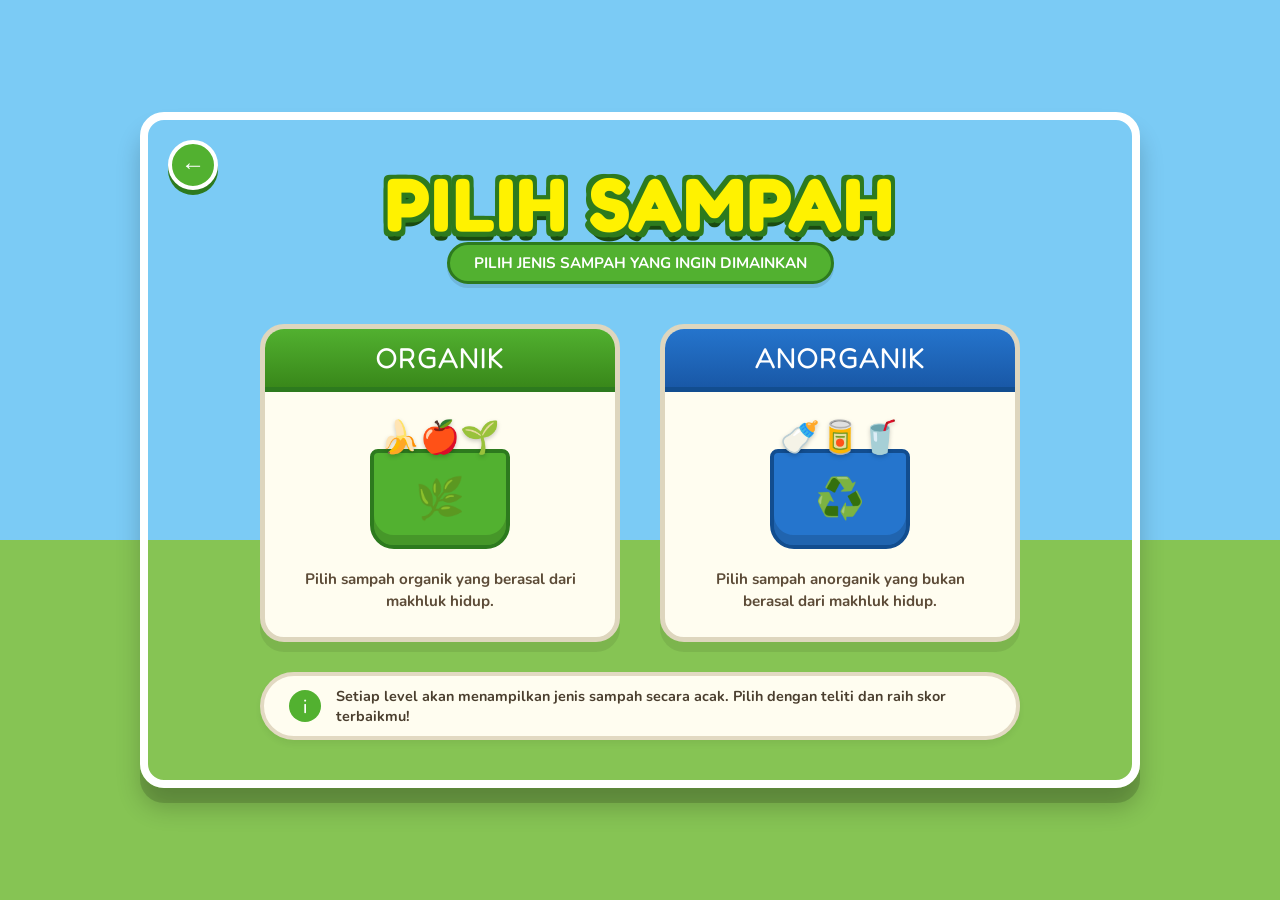
<file: pilihan.html>
<!DOCTYPE html>
<html lang="id">
<head>
    <meta charset="UTF-8">
    <meta name="viewport" content="width=device-width, initial-scale=1.0">
    <title>Game Pilih Sampah</title>
    <link rel="stylesheet" href="pilihan.css">
    <link href="https://fonts.googleapis.com/css2?family=Fredoka+One&family=Nunito:wght@400;700&display=swap" rel="stylesheet">
</head>
<body>

    <div class="game-container">
        <button class="btn-back" onclick="window.location.href='index.html'">←</button>

        <header class="game-header">
            <h1 class="main-title">PILIH SAMPAH</h1>
            <div class="subtitle-badge">PILIH JENIS SAMPAH YANG INGIN DIMAINKAN</div>
        </header>

        <main class="selection-container">
            
            <div class="card card-organik" onclick="selectCategory('organik')">
                <div class="card-header header-organik">ORGANIK</div>
                <div class="card-body">
                    <div class="bin-illustration bin-organik">
                        <div class="trash-items">🍌🍎🌱</div>
                        <div class="bin-body">
                            <span class="icon-leaf">🌿</span>
                        </div>
                    </div>
                    <p class="card-desc">Pilih sampah organik yang berasal dari makhluk hidup.</p>
                </div>
            </div>

            <div class="card card-anorganik" onclick="selectCategory('anorganik')">
                <div class="card-header header-anorganik">ANORGANIK</div>
                <div class="card-body">
                    <div class="bin-illustration bin-anorganik">
                        <div class="trash-items">🍼🥫🥤</div>
                        <div class="bin-body">
                            <span class="icon-recycle">♻️</span>
                        </div>
                    </div>
                    <p class="card-desc">Pilih sampah anorganik yang bukan berasal dari makhluk hidup.</p>
                </div>
            </div>

        </main>

        <footer class="game-footer">
            <div class="info-badge">
                <span class="info-icon">i</span>
                <p>Setiap level akan menampilkan jenis sampah secara acak. Pilih dengan teliti dan raih skor terbaikmu!</p>
            </div>
        </footer>
    </div>

    <script src="script.js"></script>
</body>
</html>
</file>
<file: pilihan.css>
:root {
    --bg-sky: #7bcbf5;
    --green-dark: #2d7a1e;
    --green-light: #52b130;
    --green-header: #39881a;
    --blue-dark: #124d8f;
    --blue-light: #2575cd;
    --blue-header: #1958a7;
    --text-yellow: #fff200;
    --card-bg: #fffdf0;
}

* {
    box-sizing: border-box;
    margin: 0;
    padding: 0;
}

body {
    font-family: 'Nunito', sans-serif;
    background: linear-gradient(to bottom, var(--bg-sky) 60%, #86c454 60%);
    min-height: 100vh;
    display: flex;
    justify-content: center;
    align-items: center;
    overflow-x: hidden;
    padding: 20px;
}

/* Container Utama ala Game Lapangan Sekolah */
.game-container {
    width: 100%;
    max-width: 1000px;
    background: url(https://cdn.phototourl.com/free/2026-06-11-67fb77b6-aedc-4cbd-8e69-38cc41a56525.png) center/cover; /* Placeholder background sekolah */
    position: relative;
    border-radius: 24px;
    box-shadow: 0 15px 0px rgba(0,0,0,0.15), 0 20px 25px rgba(0,0,0,0.2);
    padding: 40px 20px;
    display: flex;
    flex-direction: column;
    align-items: center;
    gap: 30px;
    border: 8px solid #fff;
}

/* Tombol Kembali */
.btn-back {
    position: absolute;
    top: 20px;
    left: 20px;
    width: 50px;
    height: 50px;
    background-color: var(--green-light);
    border: 4px solid #fff;
    border-radius: 50%;
    color: white;
    font-size: 24px;
    font-weight: bold;
    cursor: pointer;
    box-shadow: 0 5px 0 var(--green-dark);
    display: flex;
    justify-content: center;
    align-items: center;
    transition: transform 0.1s;
}

.btn-back:active {
    transform: translateY(5px);
    box-shadow: none;
}

/* Header & Judul Pop-up */
.game-header {
    text-align: center;
    display: flex;
    flex-direction: column;
    align-items: center;
}

.main-title {
    font-family: 'Fredoka One', cursive;
    font-size: 4.5rem;
    color: var(--text-yellow);
    text-shadow: 
        -4px -4px 0 var(--green-dark),  
         4px -4px 0 var(--green-dark),
        -4px  4px 0 var(--green-dark),
         4px  4px 0 var(--green-dark),
         0px  8px 0px #1a4a10;
    letter-spacing: 2px;
    transform: scale(1.05);
}

.subtitle-badge {
    background-color: var(--green-light);
    color: white;
    font-weight: bold;
    padding: 8px 24px;
    border-radius: 50px;
    border: 3px solid var(--green-dark);
    margin-top: -5px;
    font-size: 0.95rem;
    box-shadow: 0 4px 0 rgba(0,0,0,0.1);
}

/* Layout Kartu Pilihan */
.selection-container {
    display: flex;
    justify-content: center;
    gap: 40px;
    width: 100%;
    max-width: 850px;
    margin-top: 10px;
}

.card {
    background-color: var(--card-bg);
    border-radius: 24px;
    width: 100%;
    max-width: 360px;
    border: 5px solid #ded6be;
    box-shadow: 0 10px 0px rgba(0,0,0,0.08);
    cursor: pointer;
    transition: transform 0.2s, box-shadow 0.2s;
    position: relative;
    display: flex;
    flex-direction: column;
    overflow: hidden;
}

.card:hover {
    transform: translateY(-8px);
    box-shadow: 0 18px 0px rgba(0,0,0,0.08);
}

/* Header Kartu */
.card-header {
    font-family: 'Fredoka One', cursive;
    font-size: 1.8rem;
    color: white;
    text-align: center;
    padding: 12px;
    border-radius: 16px 16px 0 0;
    margin: -1px;
    letter-spacing: 1px;
}

.header-organik {
    background: linear-gradient(to bottom, var(--green-light), var(--green-header));
    border-bottom: 5px solid var(--green-dark);
}

.header-anorganik {
    background: linear-gradient(to bottom, var(--blue-light), var(--blue-header));
    border-bottom: 5px solid var(--blue-dark);
}

.card-body {
    padding: 25px;
    display: flex;
    flex-direction: column;
    align-items: center;
    justify-content: space-between;
    flex-grow: 1;
    gap: 20px;
}

/* Ilustrasi Tong Sampah CSS Simpel */
.bin-illustration {
    display: flex;
    flex-direction: column;
    align-items: center;
    width: 140px;
}

.trash-items {
    font-size: 2rem;
    margin-bottom: -10px;
    z-index: 2;
    filter: drop-shadow(0 2px 2px rgba(0,0,0,0.2));
}

.bin-body {
    width: 100%;
    height: 100px;
    border-radius: 8px 8px 24px 24px;
    display: flex;
    justify-content: center;
    align-items: center;
    font-size: 2.5rem;
    color: white;
    box-shadow: inset 0 -10px 0 rgba(0,0,0,0.15);
}

.bin-organik .bin-body { background-color: var(--green-light); border: 4px solid var(--green-dark); }
.bin-anorganik .bin-body { background-color: var(--blue-light); border: 4px solid var(--blue-dark); }

.card-desc {
    color: #5c4b37;
    font-size: 0.95rem;
    font-weight: 700;
    text-align: center;
    line-height: 1.4;
}

/* Footer Info Box */
.game-footer {
    width: 100%;
    max-width: 760px;
}

.info-badge {
    background-color: #fffdf0;
    border: 4px solid #e2d9c2;
    border-radius: 50px;
    padding: 10px 25px;
    display: flex;
    align-items: center;
    gap: 15px;
    box-shadow: 0 4px 6px rgba(0,0,0,0.05);
}

.info-icon {
    background-color: var(--green-light);
    color: white;
    font-family: 'Fredoka One', cursive;
    font-size: 1.2rem;
    width: 32px;
    height: 32px;
    border-radius: 50%;
    display: flex;
    justify-content: center;
    align-items: center;
    flex-shrink: 0;
}

.info-badge p {
    color: #4a3e2e;
    font-size: 0.9rem;
    font-weight: 700;
}

/* Responsive untuk HP / Layar Kecil */
@media (max-width: 768px) {
    .main-title { font-size: 3rem; }
    .selection-container { flex-direction: column; align-items: center; gap: 20px; }
    .card { max-width: 100%; }
    .info-badge { border-radius: 20px; flex-direction: column; text-align: center; }
}
</file>
